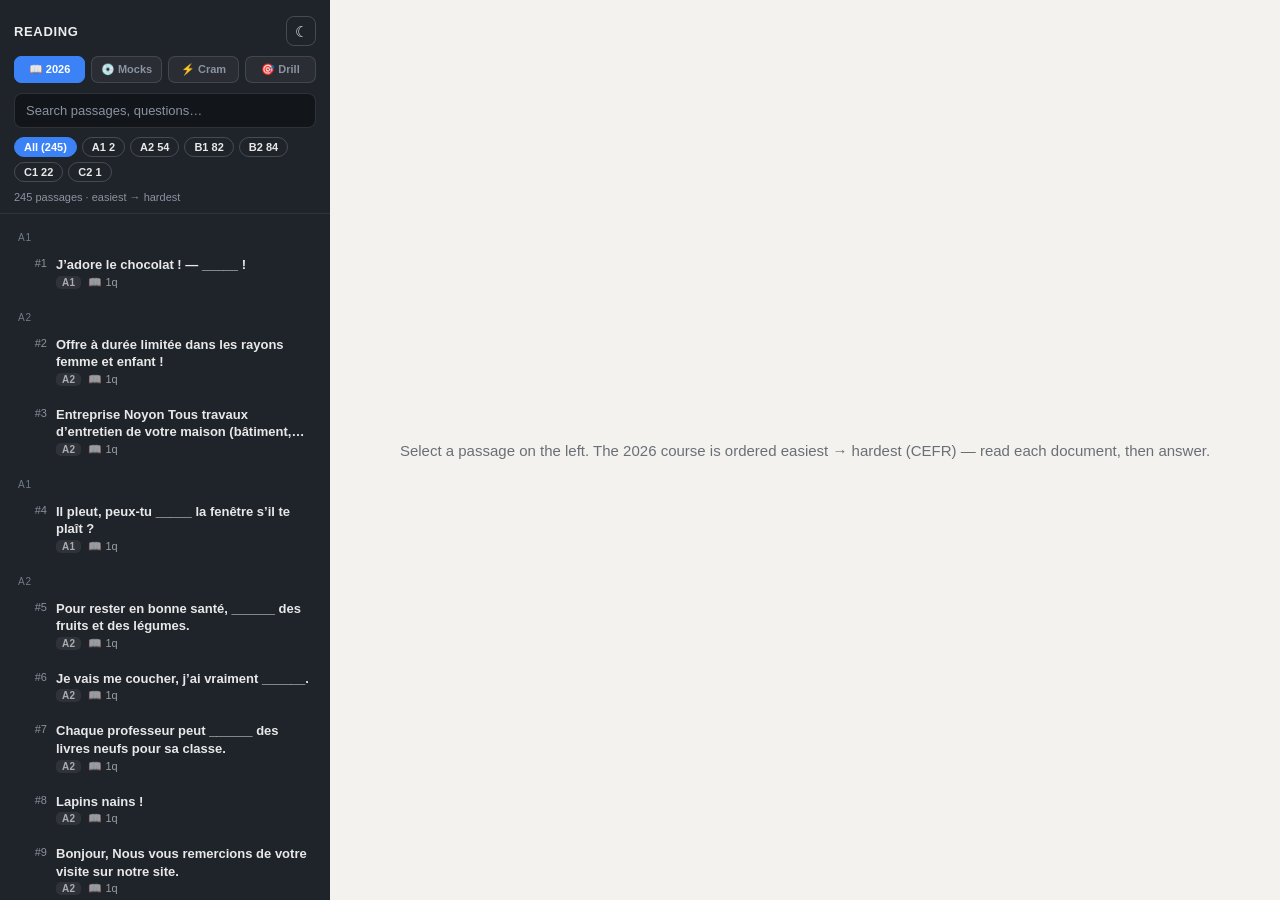
<file: index.html>
<!DOCTYPE html>
<html lang="en">
<head>
<meta charset="utf-8">
<meta name="viewport" content="width=device-width, initial-scale=1, viewport-fit=cover">
<title>TEF Reading — 2026 · ranked (FR / EN)</title>
<meta name="robots" content="noindex, nofollow">
<meta name="googlebot" content="noindex, nofollow">
<script>/* apply saved theme before paint */
  (function(){var t=localStorage.getItem('theme'); if(t) document.documentElement.setAttribute('data-theme', t);})();
</script>
<link rel="stylesheet" href="style.css?v=6">
<link rel="manifest" href="manifest.webmanifest">
<meta name="theme-color" content="#1f232a">
<link rel="apple-touch-icon" href="icons/icon-192.png">
<meta name="apple-mobile-web-app-capable" content="yes">
<meta name="mobile-web-app-capable" content="yes">
<meta name="apple-mobile-web-app-status-bar-style" content="black-translucent">
<meta name="apple-mobile-web-app-title" content="CE reading">
</head>
<body>
<div id="app">
  <aside id="sidebar">
    <div class="side-head">
      <div class="side-top">
        <h1>Reading</h1>
        <button id="theme-toggle" class="theme-toggle" title="Toggle dark mode" aria-label="Toggle dark mode">☾</button>
      </div>
      <div class="modenav">
        <a class="modetab active" href="index.html">📖 2026</a>
        <a class="modetab" href="exams.html">💿 Mocks</a>
        <a class="modetab" href="cram.html">⚡ Cram</a>
        <a class="modetab" href="drill.html">🎯 Drill</a>
      </div>
      <input id="search" type="search" placeholder="Search passages, questions…" autocomplete="off">
      <div id="filters" class="filters"></div>
      <div id="count" class="count"></div>
    </div>
    <nav id="list"></nav>
  </aside>
  <main id="reader">
    <div id="empty" class="empty">Select a passage on the left. The 2026 course is ordered easiest → hardest (CEFR) — read each document, then answer.</div>
    <article id="entry" hidden>
      <div class="entry-head">
        <button id="back" class="back-btn" type="button">‹ Passages</button>
        <div class="entry-titlebar">
          <h2 id="entry-title"></h2>
          <button id="drill-toggle" class="drill-toggle" type="button" title="Hide the translation, answer & explanation; answer from the French, then reveal">🎯 Drill</button>
        </div>
        <div id="entry-meta" class="entry-meta"></div>
        <div id="entry-note" class="entry-note"></div>
        <div id="hl-bar" class="hl-bar">
          <span id="hl-count" class="hl-count">No highlights yet</span>
          <span class="hl-spacer"></span>
          <button id="hl-csv" class="hl-btn" title="Export highlighted words/phrases as CSV (study list)" disabled>⤓ CSV</button>
          <button id="hl-txt" class="hl-btn" title="Export as text" disabled>⤓ TXT</button>
          <button id="hl-backup" class="hl-btn" title="Download a lossless backup of ALL highlights (JSON)" disabled>⤓ Backup</button>
          <button id="hl-restore" class="hl-btn" title="Restore highlights from a backup (.json) or CSV export">⤒ Restore</button>
          <input id="hl-file" type="file" accept=".json,.csv,application/json,text/csv" hidden>
          <button id="hl-clear" class="hl-btn" title="Remove all highlights" disabled>Clear</button>
        </div>
      </div>
      <div class="seg-head"><div>Français <span class="hl-hint">· tap a word to highlight · tap again to remove · drag to select a phrase</span></div><div>English</div></div>
      <div id="segs"></div>
      <div id="questions"></div>
    </article>
  </main>
</div>
<script>window.MODE = 'ranked';</script>
<script src="data.js?v=2"></script>
<script src="dupes.js?v=2"></script>
<script src="app.js?v=2"></script>
<script>
  if ('serviceWorker' in navigator) {
    window.addEventListener('load', function () {
      navigator.serviceWorker.register('sw.js').catch(function () {});
    });
  }
</script>
</body>
</html>
</file>
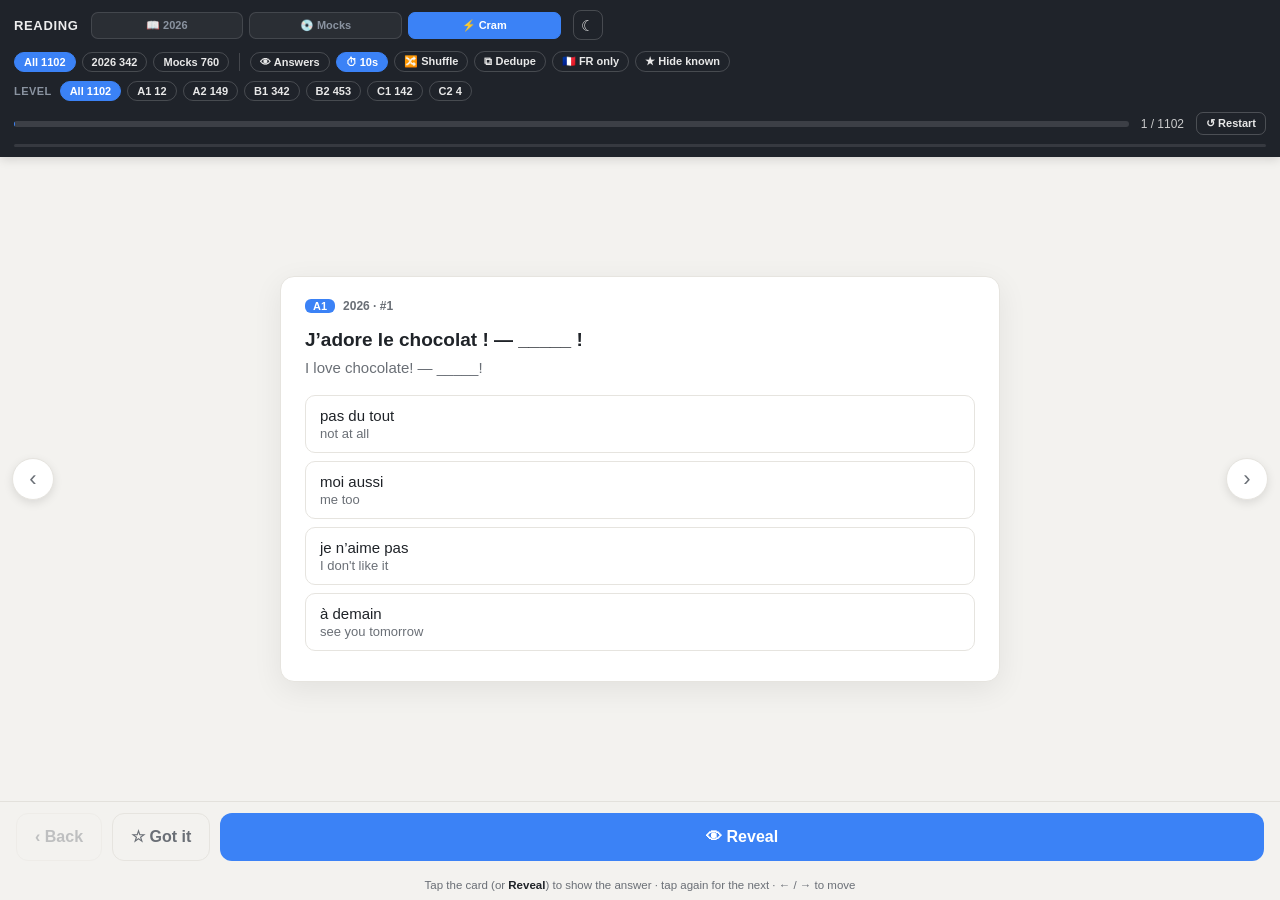
<file: cram.html>
<!DOCTYPE html>
<html lang="en">
<head>
<meta charset="utf-8">
<meta name="viewport" content="width=device-width, initial-scale=1, viewport-fit=cover">
<title>TEF Reading — ⚡ Cram (recognition drill)</title>
<meta name="robots" content="noindex, nofollow">
<meta name="googlebot" content="noindex, nofollow">
<script>/* apply saved theme before paint */
  (function(){var t=localStorage.getItem('theme'); if(t) document.documentElement.setAttribute('data-theme', t);})();
</script>
<link rel="stylesheet" href="style.css?v=5">
<link rel="manifest" href="manifest.webmanifest">
<meta name="theme-color" content="#1f232a">
<link rel="apple-touch-icon" href="icons/icon-192.png">
<meta name="apple-mobile-web-app-capable" content="yes">
<meta name="mobile-web-app-capable" content="yes">
<meta name="apple-mobile-web-app-status-bar-style" content="black-translucent">
<meta name="apple-mobile-web-app-title" content="Cram">
</head>
<body class="cram-body">
<div id="cram">
  <header class="cram-bar">
    <div class="cram-bar-top">
      <h1>Reading</h1>
      <div class="modenav">
        <a class="modetab" href="index.html">📖 2026</a>
        <a class="modetab" href="exams.html">💿 Mocks</a>
        <a class="modetab active" href="cram.html">⚡ Cram</a>
      </div>
      <button id="theme-toggle" class="theme-toggle" title="Toggle dark mode" aria-label="Toggle dark mode">☾</button>
    </div>
    <div class="cram-controls" id="controls">
      <div class="cram-scope" id="scope"></div>
      <span class="cram-sep"></span>
      <button class="chip toggle" id="t-reveal" title="Show the correct answer immediately (skip the reveal tap)">👁 Answers</button>
      <button class="chip toggle" id="t-timer" title="After 10s reveal the answer, then 10s later go to the next card">⏱ 10s</button>
      <button class="chip toggle" id="t-shuffle" title="Random order — reshuffles each pass">🔀 Shuffle</button>
      <button class="chip toggle" id="t-dedupe" title="Skip questions that repeat across the 2026 course and the mock exams (keep the 2026 copy)">⧉ Dedupe</button>
      <button class="chip toggle" id="t-fr" title="Hide the English translations">🇫🇷 FR only</button>
      <button class="chip toggle" id="t-hidknown" title="Skip cards you've marked ‘Got it’">★ Hide known</button>
    </div>
    <div class="cram-cefr" id="cefr"></div>
    <div class="cram-status">
      <div class="cram-progress"><div class="cram-progress-fill" id="progress-fill"></div></div>
      <div class="cram-stat" id="stat"></div>
      <button class="cram-reset" id="reset" title="Start this set from the beginning">↺ Restart</button>
    </div>
    <div class="cram-timerbar" id="timerbar"><div class="cram-timerbar-fill" id="timerfill"></div></div>
  </header>

  <main class="cram-stage" id="stage">
    <button class="cram-arrow prev" id="prev" title="Previous (←)" aria-label="Previous">‹</button>
    <div class="cram-card-wrap" id="card-wrap"><!-- card injected here --></div>
    <button class="cram-arrow next" id="next-arrow" title="Next (→)" aria-label="Next">›</button>
  </main>

  <footer class="cram-actions">
    <button class="cram-act back" id="back" title="Previous card (←)">‹ Back</button>
    <button class="cram-act star" id="star" title="Mark as known — hide it later with ‘★ Hide known’ (K)">★ Got it</button>
    <button class="cram-act primary" id="primary">Reveal</button>
  </footer>

  <div class="cram-hint" id="hint">Tap the card (or <b>Reveal</b>) to show the answer · tap again for the next · ← / → to move</div>
</div>

<script src="data.js?v=2"></script>
<script src="dupes.js?v=2"></script>
<script src="cram.js?v=2"></script>
<script>
  if ('serviceWorker' in navigator) {
    window.addEventListener('load', function () {
      navigator.serviceWorker.register('sw.js').catch(function () {});
    });
  }
</script>
</body>
</html>
</file>
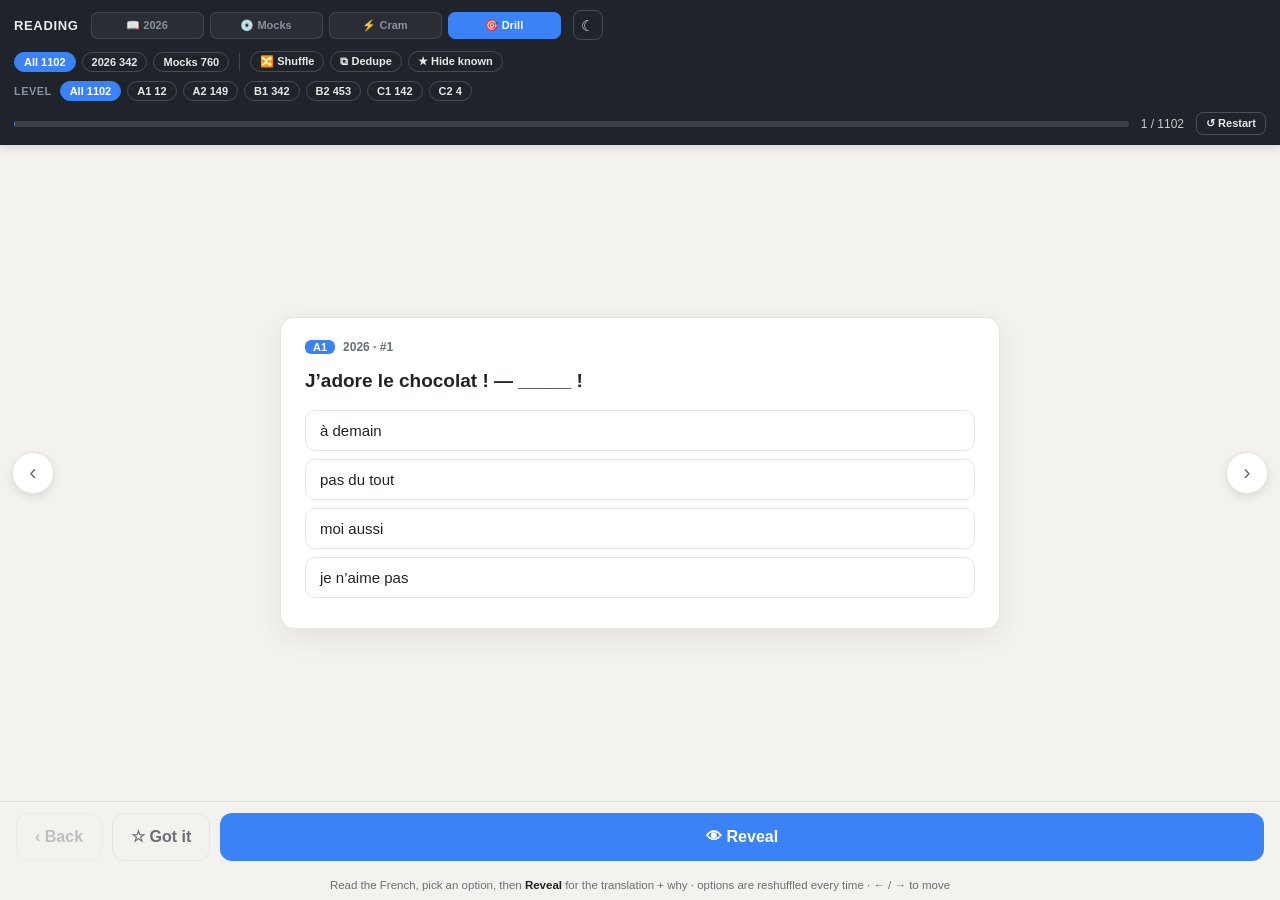
<file: drill.html>
<!DOCTYPE html>
<html lang="en">
<head>
<meta charset="utf-8">
<meta name="viewport" content="width=device-width, initial-scale=1, viewport-fit=cover">
<title>TEF Reading — 🎯 Drill (read → answer → reveal)</title>
<meta name="robots" content="noindex, nofollow">
<meta name="googlebot" content="noindex, nofollow">
<script>/* apply saved theme before paint */
  (function(){var t=localStorage.getItem('theme'); if(t) document.documentElement.setAttribute('data-theme', t);})();
</script>
<link rel="stylesheet" href="style.css?v=6">
<link rel="manifest" href="manifest.webmanifest">
<meta name="theme-color" content="#1f232a">
<link rel="apple-touch-icon" href="icons/icon-192.png">
<meta name="apple-mobile-web-app-capable" content="yes">
<meta name="mobile-web-app-capable" content="yes">
<meta name="apple-mobile-web-app-status-bar-style" content="black-translucent">
<meta name="apple-mobile-web-app-title" content="Drill">
</head>
<body class="cram-body">
<div id="cram">
  <header class="cram-bar">
    <div class="cram-bar-top">
      <h1>Reading</h1>
      <div class="modenav">
        <a class="modetab" href="index.html">📖 2026</a>
        <a class="modetab" href="exams.html">💿 Mocks</a>
        <a class="modetab" href="cram.html">⚡ Cram</a>
        <a class="modetab active" href="drill.html">🎯 Drill</a>
      </div>
      <button id="theme-toggle" class="theme-toggle" title="Toggle dark mode" aria-label="Toggle dark mode">☾</button>
    </div>
    <div class="cram-controls" id="controls">
      <div class="cram-scope" id="scope"></div>
      <span class="cram-sep"></span>
      <button class="chip toggle" id="t-shuffle" title="Random card order — reshuffles each pass">🔀 Shuffle</button>
      <button class="chip toggle" id="t-dedupe" title="Skip questions that repeat across the 2026 course and the mock exams (keep the 2026 copy)">⧉ Dedupe</button>
      <button class="chip toggle" id="t-hidknown" title="Skip cards you've marked ‘Got it’">★ Hide known</button>
    </div>
    <div class="cram-cefr" id="cefr"></div>
    <div class="cram-status">
      <div class="cram-progress"><div class="cram-progress-fill" id="progress-fill"></div></div>
      <div class="cram-stat" id="stat"></div>
      <button class="cram-reset" id="reset" title="Start this set from the beginning">↺ Restart</button>
    </div>
  </header>

  <main class="cram-stage" id="stage">
    <button class="cram-arrow prev" id="prev" title="Previous (←)" aria-label="Previous">‹</button>
    <div class="cram-card-wrap" id="card-wrap"><!-- card injected here --></div>
    <button class="cram-arrow next" id="next-arrow" title="Next (→)" aria-label="Next">›</button>
  </main>

  <footer class="cram-actions">
    <button class="cram-act back" id="back" title="Previous card (←)">‹ Back</button>
    <button class="cram-act star" id="star" title="Mark as known — hide it later with ‘★ Hide known’ (K)">★ Got it</button>
    <button class="cram-act primary" id="primary">Reveal</button>
  </footer>

  <div class="cram-hint" id="hint">Read the French, pick an option, then <b>Reveal</b> for the translation + why · options are reshuffled every time · ← / → to move</div>
</div>

<script src="data.js?v=2"></script>
<script src="dupes.js?v=2"></script>
<script src="drill.js?v=1"></script>
<script>
  if ('serviceWorker' in navigator) {
    window.addEventListener('load', function () {
      navigator.serviceWorker.register('sw.js').catch(function () {});
    });
  }
</script>
</body>
</html>
</file>
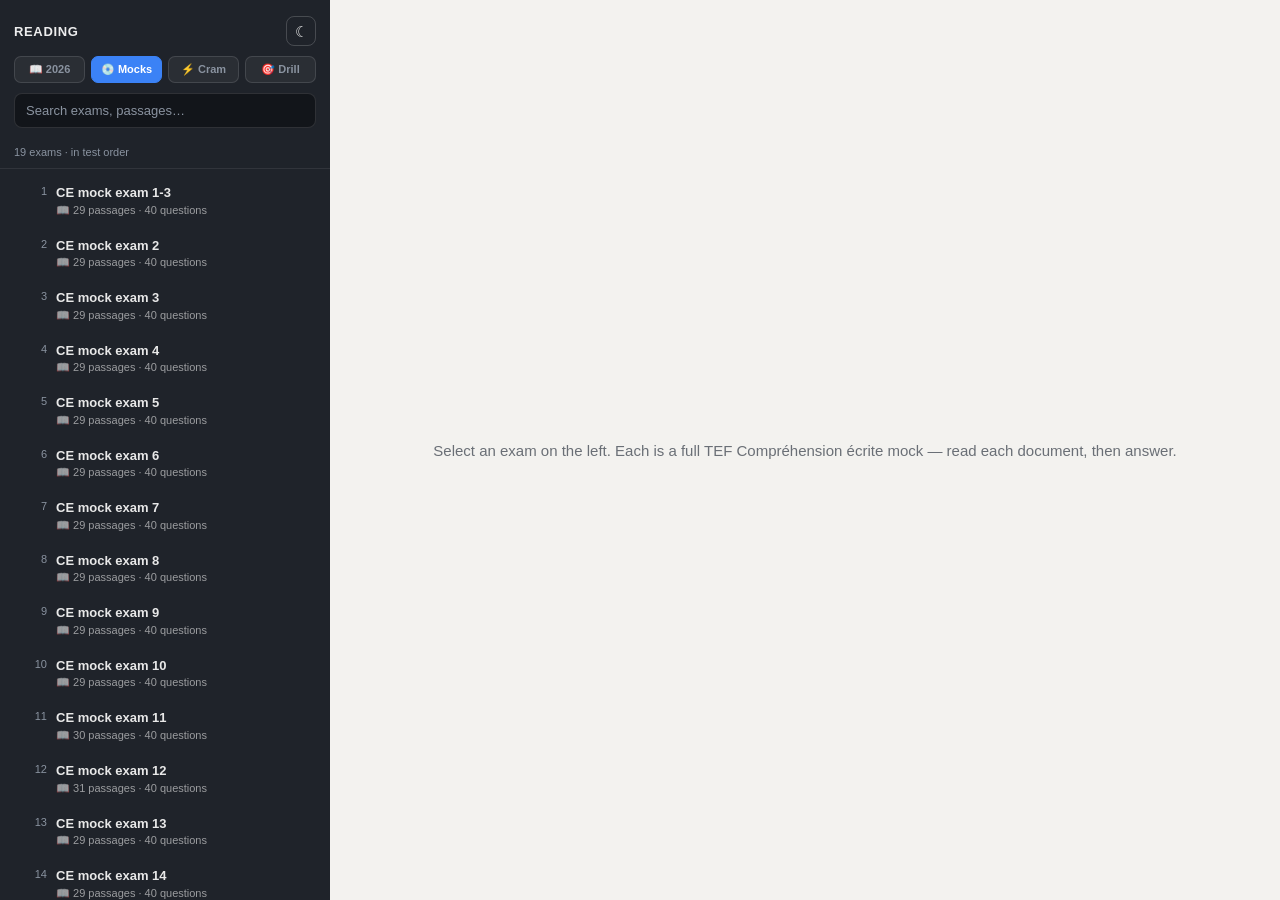
<file: exams.html>
<!DOCTYPE html>
<html lang="en">
<head>
<meta charset="utf-8">
<meta name="viewport" content="width=device-width, initial-scale=1, viewport-fit=cover">
<title>TEF Reading — CE mock exams (FR / EN)</title>
<meta name="robots" content="noindex, nofollow">
<meta name="googlebot" content="noindex, nofollow">
<script>/* apply saved theme before paint */
  (function(){var t=localStorage.getItem('theme'); if(t) document.documentElement.setAttribute('data-theme', t);})();
</script>
<link rel="stylesheet" href="style.css?v=6">
<link rel="manifest" href="manifest.webmanifest">
<meta name="theme-color" content="#1f232a">
<link rel="apple-touch-icon" href="icons/icon-192.png">
<meta name="apple-mobile-web-app-capable" content="yes">
<meta name="mobile-web-app-capable" content="yes">
<meta name="apple-mobile-web-app-status-bar-style" content="black-translucent">
<meta name="apple-mobile-web-app-title" content="CE reading">
</head>
<body>
<div id="app">
  <aside id="sidebar">
    <div class="side-head">
      <div class="side-top">
        <h1>Reading</h1>
        <button id="theme-toggle" class="theme-toggle" title="Toggle dark mode" aria-label="Toggle dark mode">☾</button>
      </div>
      <div class="modenav">
        <a class="modetab" href="index.html">📖 2026</a>
        <a class="modetab active" href="exams.html">💿 Mocks</a>
        <a class="modetab" href="cram.html">⚡ Cram</a>
        <a class="modetab" href="drill.html">🎯 Drill</a>
      </div>
      <input id="search" type="search" placeholder="Search exams, passages…" autocomplete="off">
      <div id="filters" class="filters"></div>
      <div id="count" class="count"></div>
    </div>
    <nav id="list"></nav>
  </aside>
  <main id="reader">
    <div id="empty" class="empty">Select an exam on the left. Each is a full TEF Compréhension écrite mock — read each document, then answer.</div>
    <article id="entry" hidden>
      <div class="entry-head">
        <button id="back" class="back-btn" type="button">‹ Exams</button>
        <div class="entry-titlebar">
          <h2 id="entry-title"></h2>
          <button id="drill-toggle" class="drill-toggle" type="button" title="Hide the translation, answer & explanation; answer from the French, then reveal">🎯 Drill</button>
        </div>
        <div id="entry-meta" class="entry-meta"></div>
        <div id="entry-note" class="entry-note"></div>
        <div id="hl-bar" class="hl-bar">
          <span id="hl-count" class="hl-count">No highlights yet</span>
          <span class="hl-spacer"></span>
          <button id="hl-csv" class="hl-btn" title="Export highlighted words/phrases as CSV (study list)" disabled>⤓ CSV</button>
          <button id="hl-txt" class="hl-btn" title="Export as text" disabled>⤓ TXT</button>
          <button id="hl-backup" class="hl-btn" title="Download a lossless backup of ALL highlights (JSON)" disabled>⤓ Backup</button>
          <button id="hl-restore" class="hl-btn" title="Restore highlights from a backup (.json) or CSV export">⤒ Restore</button>
          <input id="hl-file" type="file" accept=".json,.csv,application/json,text/csv" hidden>
          <button id="hl-clear" class="hl-btn" title="Remove all highlights" disabled>Clear</button>
        </div>
      </div>
      <div class="seg-head"><div>Français <span class="hl-hint">· tap a word to highlight · tap again to remove · drag to select a phrase</span></div><div>English</div></div>
      <div id="segs"></div>
      <div id="questions"></div>
    </article>
  </main>
</div>
<script>window.MODE = 'exams';</script>
<script src="data.js?v=2"></script>
<script src="dupes.js?v=2"></script>
<script src="app.js?v=2"></script>
<script>
  if ('serviceWorker' in navigator) {
    window.addEventListener('load', function () {
      navigator.serviceWorker.register('sw.js').catch(function () {});
    });
  }
</script>
</body>
</html>
</file>
<file: style.css>
/* ---- theme tokens (from the binarybreeze reader, extended) ---- */
:root{
  --bg:#f3f2ef; --reader:#f3f2ef; --seghead:#eceae5; --segborder:#e7e5e0;
  --ink:#1f2328; --muted:#6a6f76; --headborder:#e3e1dc; --seghover:#faf9f6;
  --side:#1f232a; --sideink:#e8e8e8; --sidemuted:#8a93a0; --search:#12151a;
  --bar:#1f232a; --barink:#e8e8e8; --accent:#3b82f6; --grouplabel:#717b89;
  --card:#ffffff; --cardbd:#e6e4df; --correct-bg:#e7f8ee; --correct-bd:#54b888; --correct-fg:#178a55;
  --consigne-bg:#fffdf5; --consigne-bd:#e7dcae; --consigne-fg:#9a7b2e;
  color-scheme:light;
}
@media (prefers-color-scheme: dark){
  :root:not([data-theme]){
    --bg:#16181c; --reader:#16181c; --seghead:#1c2025; --segborder:#2a2e35;
    --ink:#e7e9ec; --muted:#9aa1aa; --headborder:#2a2e35; --seghover:#1c1f24;
    --side:#0f1113; --sideink:#e8e8e8; --sidemuted:#8a93a0; --search:#0a0c0e;
    --bar:#0f1113; --barink:#e8e8e8; --accent:#3b82f6; --grouplabel:#6b7480;
    --card:#1b1e23; --cardbd:#2a2e35; --correct-bg:#16321f; --correct-bd:#2f6b45; --correct-fg:#6fd99a;
    --consigne-bg:#26210f; --consigne-bd:#4a3f17; --consigne-fg:#e0c46a;
    color-scheme:dark;
  }
}
:root[data-theme="dark"]{
  --bg:#16181c; --reader:#16181c; --seghead:#1c2025; --segborder:#2a2e35;
  --ink:#e7e9ec; --muted:#9aa1aa; --headborder:#2a2e35; --seghover:#1c1f24;
  --side:#0f1113; --sideink:#e8e8e8; --sidemuted:#8a93a0; --search:#0a0c0e;
  --bar:#0f1113; --barink:#e8e8e8; --accent:#3b82f6; --grouplabel:#6b7480;
  --card:#1b1e23; --cardbd:#2a2e35; --correct-bg:#16321f; --correct-bd:#2f6b45; --correct-fg:#6fd99a;
  --consigne-bg:#26210f; --consigne-bd:#4a3f17; --consigne-fg:#e0c46a;
  color-scheme:dark;
}

*{box-sizing:border-box}
html,body{margin:0;height:100%}
body{font-family:-apple-system,BlinkMacSystemFont,"Segoe UI",Roboto,Helvetica,Arial,sans-serif;
  color:var(--ink);background:var(--bg);display:flex;flex-direction:column;height:100vh}
[hidden]{display:none !important}
#app{flex:1;display:flex;overflow:hidden;min-height:0}

/* sidebar */
#sidebar{width:330px;flex:0 0 330px;background:var(--side);color:var(--sideink);display:flex;flex-direction:column}
.side-head{padding:16px 14px 10px;border-bottom:1px solid rgba(255,255,255,.08)}
.side-top{display:flex;align-items:center;justify-content:space-between;gap:8px;margin-bottom:10px}
.side-head h1{font-size:13px;letter-spacing:.05em;text-transform:uppercase;margin:0;color:#fff;opacity:.92}
.theme-toggle{background:transparent;border:1px solid rgba(255,255,255,.18);color:var(--sideink);
  width:30px;height:30px;border-radius:8px;cursor:pointer;font-size:15px;line-height:1;
  display:flex;align-items:center;justify-content:center;padding:0;flex:0 0 auto}
.theme-toggle:hover{background:rgba(255,255,255,.08)}
.modenav{display:flex;gap:6px;margin-bottom:10px}
.modetab{flex:1;text-align:center;font-size:11px;font-weight:600;text-decoration:none;color:var(--sidemuted);
  background:rgba(255,255,255,.05);border:1px solid rgba(255,255,255,.12);border-radius:7px;padding:6px 4px;
  white-space:nowrap;overflow:hidden;text-overflow:ellipsis}
.modetab.active{background:var(--accent);border-color:var(--accent);color:#fff}
.modetab:hover:not(.active){background:rgba(255,255,255,.1)}
#search{width:100%;padding:9px 11px;border-radius:8px;border:1px solid rgba(255,255,255,.12);background:var(--search);color:#fff;font-size:13px;outline:none}
#search::placeholder{color:var(--sidemuted)}
.filters{display:flex;flex-wrap:wrap;gap:5px;margin-top:9px}
.chip{font-size:11px;font-weight:600;padding:3px 9px;border-radius:20px;cursor:pointer;border:1px solid rgba(255,255,255,.18);
  color:var(--sideink);background:transparent;user-select:none}
.chip.on{background:var(--accent);border-color:var(--accent);color:#fff}
.count{font-size:11px;color:var(--sidemuted);margin-top:9px}
#list{overflow-y:auto;flex:1;padding:6px}
.group-label{font-size:10px;text-transform:uppercase;letter-spacing:.08em;color:var(--grouplabel);padding:12px 12px 4px;display:flex;justify-content:space-between}
.item{padding:9px 11px;border-radius:8px;cursor:pointer;margin-bottom:2px;display:flex;gap:9px;align-items:flex-start}
.item:hover{background:rgba(255,255,255,.06)}
.item.active{background:var(--accent);color:#fff}
.item .rank{font-size:11px;color:var(--sidemuted);min-width:30px;text-align:right;padding-top:1px;font-variant-numeric:tabular-nums}
.item.active .rank{color:rgba(255,255,255,.85)}
.item .meta{min-width:0;flex:1}
.item .t{font-size:13px;font-weight:600;line-height:1.35;display:-webkit-box;-webkit-line-clamp:2;-webkit-box-orient:vertical;overflow:hidden}
.item .d{font-size:11px;opacity:.62;margin-top:2px;display:flex;gap:7px;align-items:center}
.badge{font-size:10px;font-weight:700;padding:1px 6px;border-radius:5px;background:rgba(255,255,255,.12);color:#fff;letter-spacing:.03em}
.item.active .badge{background:rgba(255,255,255,.22)}

/* reader */
#reader{flex:1;overflow-y:auto;background:var(--reader)}
.empty{height:100%;display:flex;align-items:center;justify-content:center;color:var(--muted);font-size:15px;padding:0 24px;text-align:center}
.entry-head{padding:20px 28px 12px;border-bottom:1px solid var(--headborder);background:var(--reader)}
.entry-titlebar{display:flex;align-items:baseline;gap:12px;flex-wrap:wrap}
.entry-head h2{margin:0;font-size:20px;color:var(--ink);line-height:1.3}
.entry-meta{font-size:12px;color:var(--muted);margin-top:7px;display:flex;flex-wrap:wrap;gap:6px 12px;align-items:center}
.entry-meta .b{display:inline-flex;align-items:center;gap:5px}
.cefr-pill{font-weight:700;color:#fff;background:var(--accent);border-radius:6px;padding:1px 8px;font-size:12px}
.entry-note{font-size:12px;color:var(--muted);margin-top:8px;font-style:italic}
.back-btn{display:none;background:transparent;border:0;color:var(--accent);font-size:14px;font-weight:600;padding:0 0 10px;cursor:pointer}

.seg-head{display:grid;grid-template-columns:1fr 1fr;gap:24px;padding:8px 28px;position:sticky;top:0;
  background:var(--seghead);font-size:11px;text-transform:uppercase;letter-spacing:.08em;color:var(--muted);
  border-bottom:1px solid var(--segborder);z-index:2}
#segs{padding:0 28px}
.seg{display:grid;grid-template-columns:1fr 1fr;gap:24px;padding:14px 0;border-bottom:1px solid var(--segborder)}
.seg:hover{background:var(--seghover)}
.seg-fr,.seg-en{font-size:16px;line-height:1.7}
.seg-fr{font-weight:450;color:var(--ink)}
.seg-en{color:var(--muted)}

/* drag-to-highlight (French only) */
[data-hlkey]{cursor:text}
[data-hlkey]::selection{background:rgba(59,130,246,.32)}
[data-hlkey] ::selection{background:rgba(59,130,246,.32)}
mark.hl{background:#fde68a;color:#1f2328;border-radius:3px;padding:0 1px;
  box-shadow:inset 0 -2px 0 #f59e0b;cursor:pointer}
mark.hl:hover{background:#fca5a5;box-shadow:inset 0 -2px 0 #ef4444}
.hl-hint{font-size:10px;font-weight:400;text-transform:none;letter-spacing:0;color:var(--muted);opacity:.8}
.hl-bar{display:flex;flex-wrap:wrap;align-items:center;gap:8px;margin-top:10px}
.hl-count{font-size:12px;color:var(--muted);font-variant-numeric:tabular-nums}
.hl-spacer{flex:1}
.hl-btn{font-size:11px;font-weight:600;color:var(--ink);background:transparent;
  border:1px solid var(--cardbd);border-radius:6px;padding:3px 8px;cursor:pointer}
.hl-btn:hover:not(:disabled){border-color:var(--accent);color:var(--accent)}
.hl-btn:disabled{opacity:.4;cursor:default}
/* on touch devices: tap a word to highlight — suppress the native selection/callout */
@media (pointer:coarse){
  [data-hlkey]{-webkit-user-select:none;user-select:none;-webkit-touch-callout:none;cursor:pointer}
}

/* exam-mode passage divider */
.pass-sub{display:flex;align-items:center;gap:10px;margin:24px 0 2px;padding-top:14px;border-top:2px solid var(--segborder)}
.pass-sub:first-child{border-top:0;padding-top:0;margin-top:4px}
.pass-q{font-size:11px;font-weight:700;color:var(--accent);text-transform:uppercase;letter-spacing:.04em;flex:none}
.pass-cefr{font-size:10px;font-weight:700;color:#fff;background:var(--grouplabel);border-radius:5px;padding:1px 6px;flex:none}
.pass-snip{font-size:11px;color:var(--muted);font-style:italic;overflow:hidden;text-overflow:ellipsis;white-space:nowrap;flex:1;min-width:0}

/* questions */
#questions{padding:18px 28px 36px}
.q-section-label{font-size:11px;text-transform:uppercase;letter-spacing:.08em;color:var(--muted);margin:6px 0 10px;font-weight:700}
.qcard{background:var(--card);border:1px solid var(--cardbd);border-radius:10px;padding:14px 16px;margin:12px 0}
.qcard .qref{font-size:11px;color:var(--muted);float:right}
.dupe-badge{display:inline-flex;align-items:center;gap:4px;font-size:11px;font-weight:700;
  color:#7c3aed;background:rgba(124,58,237,.12);border:1px solid rgba(124,58,237,.38);
  border-radius:6px;padding:2px 9px;text-decoration:none;margin:0 0 9px;cursor:pointer}
.dupe-badge:hover{background:rgba(124,58,237,.22);border-color:rgba(124,58,237,.6)}
:root[data-theme="dark"] .dupe-badge{color:#c4b5fd;background:rgba(167,139,250,.16);border-color:rgba(167,139,250,.4)}
@media (prefers-color-scheme: dark){:root:not([data-theme]) .dupe-badge{color:#c4b5fd;background:rgba(167,139,250,.16);border-color:rgba(167,139,250,.4)}}
.q-instr{display:grid;grid-template-columns:1fr 1fr;gap:24px;font-size:15px;font-weight:600;line-height:1.5}
.q-instr .en{color:var(--muted);font-weight:500}
.consigne{display:grid;grid-template-columns:1fr 1fr;gap:24px;background:var(--consigne-bg);border:1px solid var(--consigne-bd);
  border-radius:7px;padding:7px 11px;margin:9px 0;font-size:13px}
.consigne .lbl{grid-column:1/-1;font-size:10px;text-transform:uppercase;letter-spacing:.05em;color:var(--consigne-fg);font-weight:700}
.consigne .en{color:var(--muted)}
.qimg{max-width:100%;height:auto;border:1px solid var(--cardbd);border-radius:6px;margin:8px 0}
ul.opts{list-style:none;padding:0;margin:10px 0 0}
ul.opts li{display:grid;grid-template-columns:1fr 1fr;gap:24px;padding:8px 11px;border:1px solid var(--cardbd);border-radius:7px;margin:5px 0;font-size:14px}
ul.opts li .en{color:var(--muted)}
ul.opts li.correct{background:var(--correct-bg);border-color:var(--correct-bd)}
ul.opts li.correct .fr{font-weight:600;color:var(--correct-fg)}
ul.opts li.correct .fr::after{content:" ✓";color:var(--correct-fg)}

/* answer explanation (the source rationale — shown with the answer; hidden while drilling until reveal) */
.explain{margin-top:11px;padding:9px 13px;background:var(--consigne-bg);border:1px solid var(--consigne-bd);border-radius:7px}
.explain .lbl{display:block;font-size:10px;text-transform:uppercase;letter-spacing:.05em;color:var(--consigne-fg);font-weight:700;margin-bottom:3px}
.explain .seg{grid-template-columns:1fr 1fr;gap:24px;padding:6px 0;border-bottom:1px dotted var(--segborder);font-size:13px;line-height:1.55}
.explain .seg:last-child{border-bottom:0}
.explain .seg-fr{font-weight:450;color:var(--ink)}
.explain .seg-en{color:var(--muted)}

/* (audio player bar removed — reading has no audio) */

@media(max-width:900px){
  .seg-head,.seg,.q-instr,.consigne,ul.opts li{grid-template-columns:1fr;gap:5px}
  .seg-en,.q-instr .en,ul.opts li .en{padding-top:5px;border-top:1px dashed var(--segborder);color:var(--muted)}
  ul.opts li .en{border-top:0;padding-top:2px}
  #sidebar{width:44%;min-width:160px;flex-basis:44%}
  .entry-head,.seg-head,#segs,#questions{padding-left:16px;padding-right:16px}
}
@media(max-width:680px){
  #app{display:block}
  #sidebar{width:100%;flex:none;height:100%}
  #reader{display:none}
  body.detail #sidebar{display:none}
  body.detail #reader{display:block;height:100%}
  .back-btn{display:inline-block}
  .entry-head{position:sticky;top:0;z-index:3}
  .seg-head{display:none}
}

/* ====================== drill mode ====================== */
:root{--wrong-bg:#fdeaea;--wrong-bd:#e7a3a3;--wrong-fg:#c0392b}
:root[data-theme="dark"]{--wrong-bg:#3a1d1d;--wrong-bd:#7a3b3b;--wrong-fg:#f0a0a0}
@media (prefers-color-scheme: dark){:root:not([data-theme]){--wrong-bg:#3a1d1d;--wrong-bd:#7a3b3b;--wrong-fg:#f0a0a0}}

.drill-toggle{margin-left:auto;flex:0 0 auto;background:transparent;border:1px solid var(--cardbd);
  color:var(--ink);font-size:12px;font-weight:600;border-radius:7px;padding:4px 11px;cursor:pointer;white-space:nowrap}
.drill-toggle:hover{border-color:var(--accent);color:var(--accent)}
.drill-toggle.on{background:var(--accent);border-color:var(--accent);color:#fff}
.drill-bar{display:none;margin:10px 0 4px}
.drill-reveal{background:transparent;border:1px dashed var(--cardbd);color:var(--muted);
  font-size:12px;font-weight:600;border-radius:7px;padding:5px 12px;cursor:pointer}
.drill-reveal:hover{border-color:var(--accent);color:var(--accent)}

/* hide content while drilling, until answered/revealed */
body.drill .seg-head{display:none}
body.drill .passage:not(.revealed) .drill-bar{display:flex}
/* reading drill: keep the French document visible (you must read it to answer) but
   hide its English translation — same treatment the question stem & options get.
   The explanation's own .seg rows stay hidden via .explain below. */
body.drill .passage:not(.revealed) .seg{grid-template-columns:1fr}
body.drill .passage:not(.revealed) .seg .seg-en{display:none}
body.drill .passage:not(.revealed) .pass-snip{display:none}
body.drill .passage:not(.revealed) .explain{display:none}
body.drill .qcard:not(.answered) .q-instr,
body.drill .qcard:not(.answered) .consigne,
body.drill .qcard:not(.answered) ul.opts li{grid-template-columns:1fr}
body.drill .qcard:not(.answered) .q-instr .en,
body.drill .qcard:not(.answered) .consigne .en,
body.drill .qcard:not(.answered) ul.opts li .en{display:none}
/* neutralize the correct-answer styling until the question is answered */
body.drill .qcard:not(.answered) ul.opts li.correct{background:var(--card);border-color:var(--cardbd)}
body.drill .qcard:not(.answered) ul.opts li.correct .fr{font-weight:450;color:var(--ink)}
body.drill .qcard:not(.answered) ul.opts li.correct .fr::after{content:""}
/* clickable options while unanswered */
body.drill .qcard:not(.answered) ul.opts li{cursor:pointer;transition:border-color .12s,background .12s}
body.drill .qcard:not(.answered) ul.opts li:hover{border-color:var(--accent);background:var(--seghover)}
/* after answering: outline the user's pick, mark a wrong pick red */
body.drill .qcard.answered ul.opts li{cursor:default}
body.drill .qcard.answered ul.opts li.chosen{outline:2px solid var(--accent);outline-offset:-2px}
body.drill .qcard.answered ul.opts li.wrong{background:var(--wrong-bg);border-color:var(--wrong-bd)}
body.drill .qcard.answered ul.opts li.wrong .fr{color:var(--wrong-fg)}
body.drill .qcard.answered ul.opts li.wrong .fr::after{content:" ✗";color:var(--wrong-fg)}
/* deep-link flash: briefly highlight a passage opened via a #go= cross-link */
.passage.flash{animation:flashbg 1.6s ease-out}
@keyframes flashbg{0%{background:var(--seghover)}100%{background:transparent}}

/* ====================== ⚡ Cram mode (cram.html) ====================== */
.cram-body{display:flex;flex-direction:column;height:100vh;overflow:hidden}
#cram{display:flex;flex-direction:column;height:100%;min-height:0}

/* dark top bar (reuses .modenav/.modetab/.chip from the sidebar) */
.cram-bar{background:var(--side);color:var(--sideink);padding:10px 14px;flex:0 0 auto;box-shadow:0 2px 10px rgba(0,0,0,.14);z-index:3}
.cram-bar-top{display:flex;align-items:center;gap:12px}
.cram-bar-top h1{font-size:13px;letter-spacing:.05em;text-transform:uppercase;margin:0;color:#fff;opacity:.92;flex:0 0 auto}
.cram-bar-top .modenav{flex:1;max-width:470px;margin:0}
.cram-controls{display:flex;flex-wrap:wrap;gap:6px;align-items:center;margin-top:11px}
.cram-controls .chip{white-space:nowrap}
.cram-sep{width:1px;height:18px;background:rgba(255,255,255,.16);margin:0 4px}
.cram-scope{display:flex;gap:6px}
.cram-cefr{display:flex;flex-wrap:wrap;gap:6px;align-items:center;margin-top:9px}
.cram-row-lbl{font-size:11px;font-weight:700;text-transform:uppercase;letter-spacing:.04em;color:var(--sidemuted);margin-right:2px}
.cram-status{display:flex;align-items:center;gap:12px;margin-top:11px}
.cram-progress{flex:1;height:6px;border-radius:4px;background:rgba(255,255,255,.13);overflow:hidden}
.cram-progress-fill{height:100%;background:var(--accent);width:0;transition:width .22s ease}
.cram-stat{font-size:12px;color:var(--sideink);opacity:.85;font-variant-numeric:tabular-nums;white-space:nowrap}
.cram-reset{background:transparent;border:1px solid rgba(255,255,255,.2);color:var(--sideink);font-size:11px;font-weight:600;border-radius:7px;padding:4px 9px;cursor:pointer;white-space:nowrap;flex:0 0 auto}
.cram-reset:hover{background:rgba(255,255,255,.1)}
.cram-timerbar{height:3px;margin-top:9px;background:rgba(255,255,255,.1);border-radius:2px;overflow:hidden}
.cram-timerbar-fill{height:100%;width:100%;background:var(--accent);border-radius:2px}
.cram-timerbar.phase2 .cram-timerbar-fill{background:var(--correct-fg)}

/* stage + card */
.cram-stage{flex:1;min-height:0;position:relative;overflow-y:auto;background:var(--reader);
  display:flex;justify-content:center;align-items:flex-start;padding:22px 16px}
.cram-card-wrap{width:100%;max-width:720px;margin:auto 0;display:flex;flex-direction:column}
.cram-card{background:var(--card);border:1px solid var(--cardbd);border-radius:14px;padding:22px 24px;
  box-shadow:0 8px 30px rgba(0,0,0,.07);cursor:pointer}
.cr-meta{display:flex;flex-wrap:wrap;gap:8px;align-items:center;font-size:12px;color:var(--muted);margin-bottom:13px}
.cr-cefr{font-weight:700;color:#fff;background:var(--accent);border-radius:6px;padding:1px 8px;font-size:11px}
.cr-src{font-weight:600}
.cr-dupe{color:#7c3aed;background:rgba(124,58,237,.12);border:1px solid rgba(124,58,237,.34);border-radius:6px;padding:1px 7px;font-weight:700;font-size:11px}
:root[data-theme="dark"] .cr-dupe{color:#c4b5fd;background:rgba(167,139,250,.16);border-color:rgba(167,139,250,.4)}
@media (prefers-color-scheme: dark){:root:not([data-theme]) .cr-dupe{color:#c4b5fd;background:rgba(167,139,250,.16);border-color:rgba(167,139,250,.4)}}
.cr-known{color:var(--correct-fg);font-weight:700;font-size:11px}
.cr-stem{font-size:19px;font-weight:650;line-height:1.45;color:var(--ink)}
.cr-fr{color:var(--ink)}
.cr-en{color:var(--muted)}
.cr-stem .cr-en{font-size:15px;font-weight:500;margin-top:4px}
.cr-img{max-width:100%;height:auto;border:1px solid var(--cardbd);border-radius:8px;margin:10px 0}

/* options */
.cr-opts{list-style:none;padding:0;margin:16px 0 0}
.cr-opt{border:1px solid var(--cardbd);border-radius:10px;padding:11px 14px;margin:8px 0;font-size:15px;
  cursor:pointer;transition:border-color .12s,background .12s}
.cr-opt .cr-en{font-size:13px;margin-top:2px}
.cram-card:not(.revealed) .cr-opt:hover{border-color:var(--accent);background:var(--seghover)}
.cram-card.revealed .cr-opt{cursor:default}
.cr-opt.correct{background:var(--correct-bg);border-color:var(--correct-bd)}
.cr-opt.correct .cr-opt-fr{font-weight:700;color:var(--correct-fg)}
.cr-opt.correct .cr-opt-fr::after{content:" ✓";color:var(--correct-fg)}
.cr-opt.wrong{background:var(--wrong-bg);border-color:var(--wrong-bd)}
.cr-opt.wrong .cr-opt-fr{color:var(--wrong-fg)}
.cr-opt.wrong .cr-opt-fr::after{content:" ✗";color:var(--wrong-fg)}

/* collapsible peeks (passage / why) */
.cr-peek{margin-top:14px;border:1px dashed var(--cardbd);border-radius:10px;overflow:hidden}
.cr-peek summary{cursor:pointer;font-size:12px;font-weight:700;color:var(--muted);padding:9px 13px;
  list-style:none;user-select:none}
.cr-peek summary::-webkit-details-marker{display:none}
.cr-peek summary::before{content:"▸ ";opacity:.6}
.cr-peek[open] summary::before{content:"▾ "}
.cr-peek[open] summary{border-bottom:1px solid var(--cardbd)}
.cr-peek-body{padding:11px 13px;font-size:14px;line-height:1.6}
.cr-peek-body .cr-fr{margin-top:7px}
.cr-peek-body .cr-fr:first-child{margin-top:0}
.cr-peek-body .cr-en{margin-bottom:2px}
.cram-card:not(.revealed) .cr-why{display:none}

/* side arrows (desktop) */
.cram-arrow{position:absolute;top:50%;transform:translateY(-50%);z-index:5;width:42px;height:42px;border-radius:50%;
  border:1px solid var(--cardbd);background:var(--card);color:var(--muted);font-size:22px;line-height:1;cursor:pointer;
  display:flex;align-items:center;justify-content:center;box-shadow:0 3px 10px rgba(0,0,0,.1)}
.cram-arrow:hover{border-color:var(--accent);color:var(--accent)}
.cram-arrow.prev{left:12px}
.cram-arrow.next{right:12px}

/* bottom action bar */
.cram-actions{flex:0 0 auto;display:flex;gap:10px;padding:11px 16px;background:var(--reader);border-top:1px solid var(--headborder)}
.cram-act{border:0;border-radius:12px;font-size:16px;font-weight:700;cursor:pointer;padding:15px 18px;line-height:1}
.cram-act.primary{flex:1;background:var(--accent);color:#fff}
.cram-act.primary:hover{filter:brightness(1.06)}
.cram-act.primary:active{transform:translateY(1px)}
.cram-act.star,.cram-act.back{flex:0 0 auto;background:transparent;border:1px solid var(--cardbd);color:var(--muted)}
.cram-act.back:hover:not(:disabled){border-color:var(--accent);color:var(--accent)}
.cram-act:disabled{opacity:.38;cursor:default}
.cram-act.star.on{color:var(--correct-fg);border-color:var(--correct-bd);background:var(--correct-bg)}
.cram-hint{flex:0 0 auto;text-align:center;font-size:11.5px;color:var(--muted);padding:7px 16px calc(9px + env(safe-area-inset-bottom));background:var(--reader)}
.cram-hint b{color:var(--ink)}

/* empty / done */
.cram-empty{margin:auto;text-align:center;color:var(--muted);max-width:440px;padding:36px 20px;font-size:15px;line-height:1.6;cursor:default}
.cram-empty-big{font-size:46px;margin-bottom:10px}
.cram-empty-row{margin-top:18px;display:flex;gap:10px;justify-content:center}
.cram-empty .cram-act{padding:12px 20px}

@media(max-width:680px){
  .cram-arrow{display:none}
  .cram-bar-top h1{display:none}
  .cram-bar-top .modenav{max-width:none}
  .cram-stage{padding:14px 10px}
  .cram-card{padding:17px 16px;border-radius:12px}
  .cr-stem{font-size:18px}
  .cram-act{padding:16px 16px}
}

/* ====================== 🎯 Drill mode (drill.html) ====================== */
/* nothing English — and no ‘why’ — until the card is revealed */
.drill-card:not(.revealed) .cr-en{display:none}
.drill-card .drill-only-reveal{display:none}
.drill-card.revealed .drill-only-reveal{display:block}

/* the passage: the source you read to answer, shown open at the top of the card */
.drill-passage{border:1px solid var(--cardbd);border-radius:10px;margin:2px 0 16px;overflow:hidden}
.drill-passage-head{font-size:12px;font-weight:700;color:var(--muted);padding:9px 13px;border-bottom:1px solid var(--cardbd)}
.drill-passage-body{padding:11px 14px;font-size:15px;line-height:1.65}
.drill-passage-body .cr-fr{margin-top:9px}
.drill-passage-body .cr-fr:first-child{margin-top:0}
.drill-passage-body .cr-en{margin-bottom:2px}
.drill-peek-head{font-size:12px;font-weight:700;color:var(--muted);padding:9px 13px;border-bottom:1px solid var(--cardbd)}
</file>
